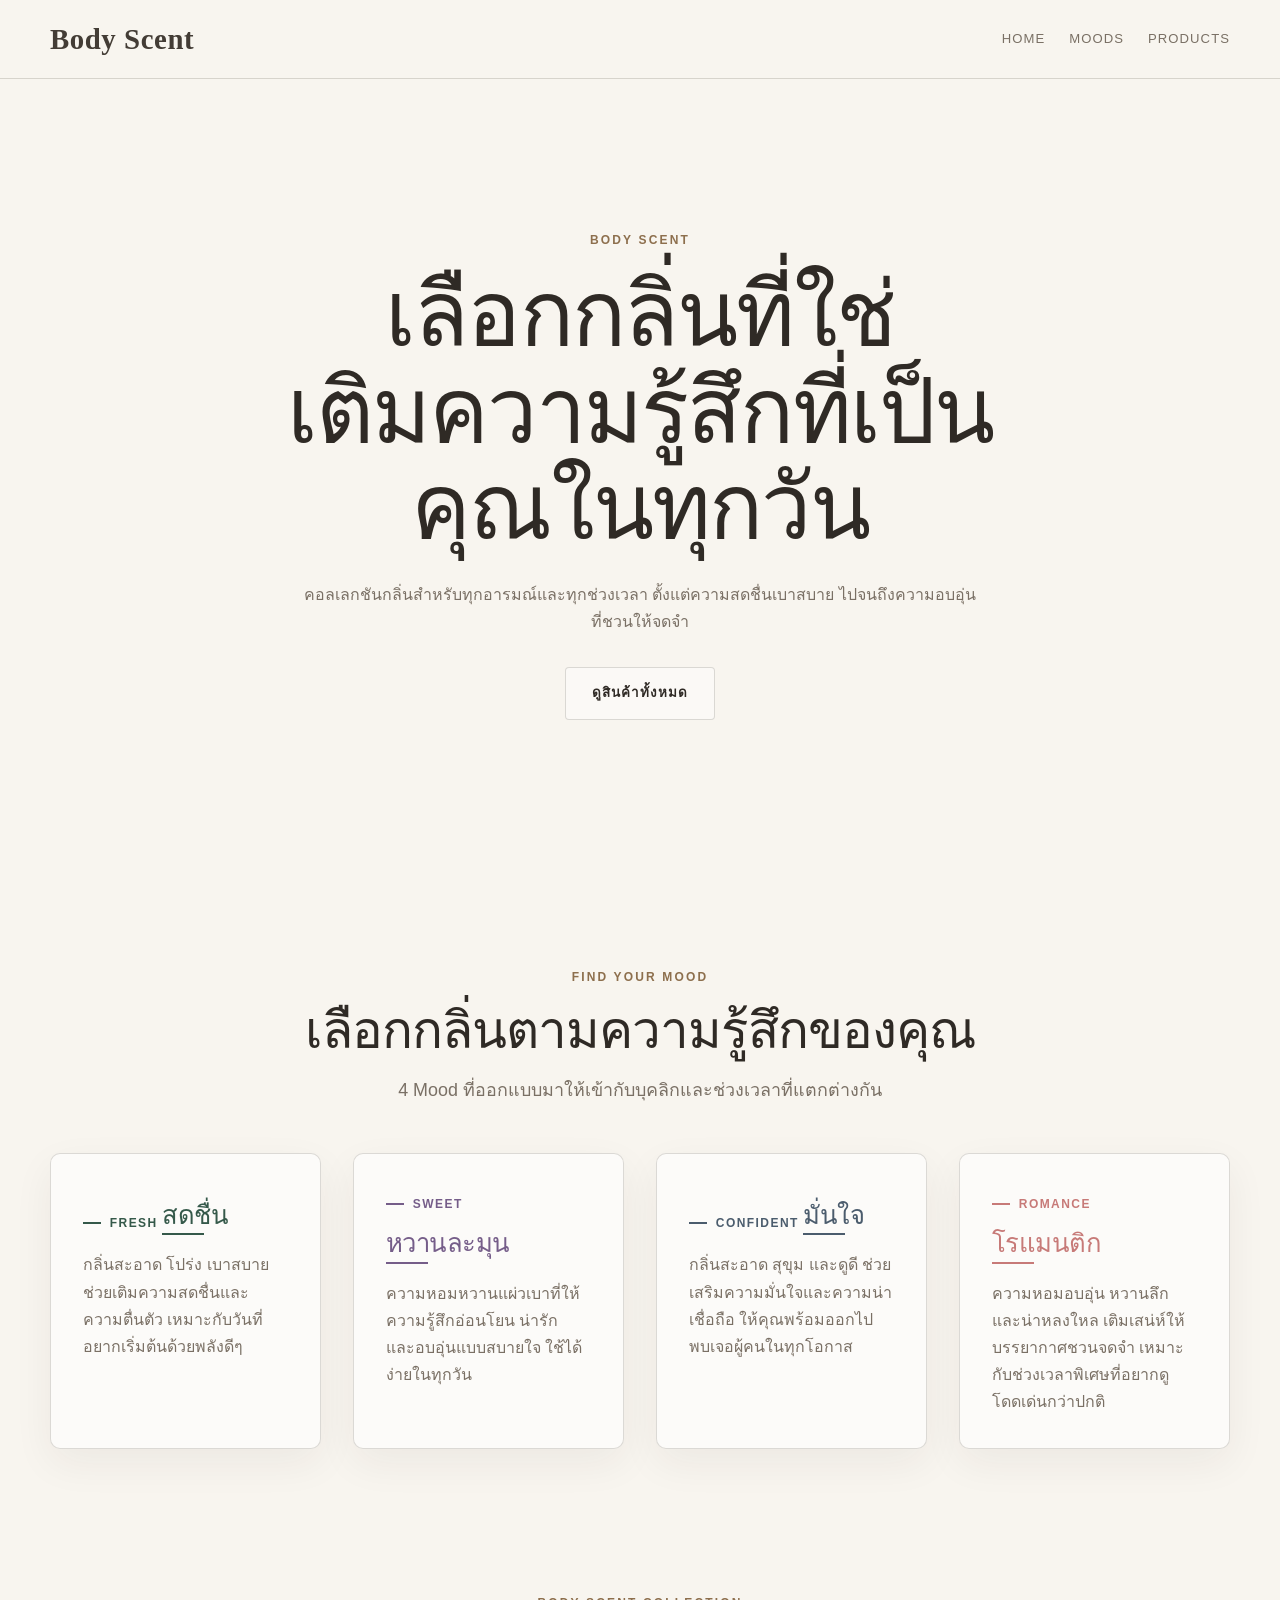
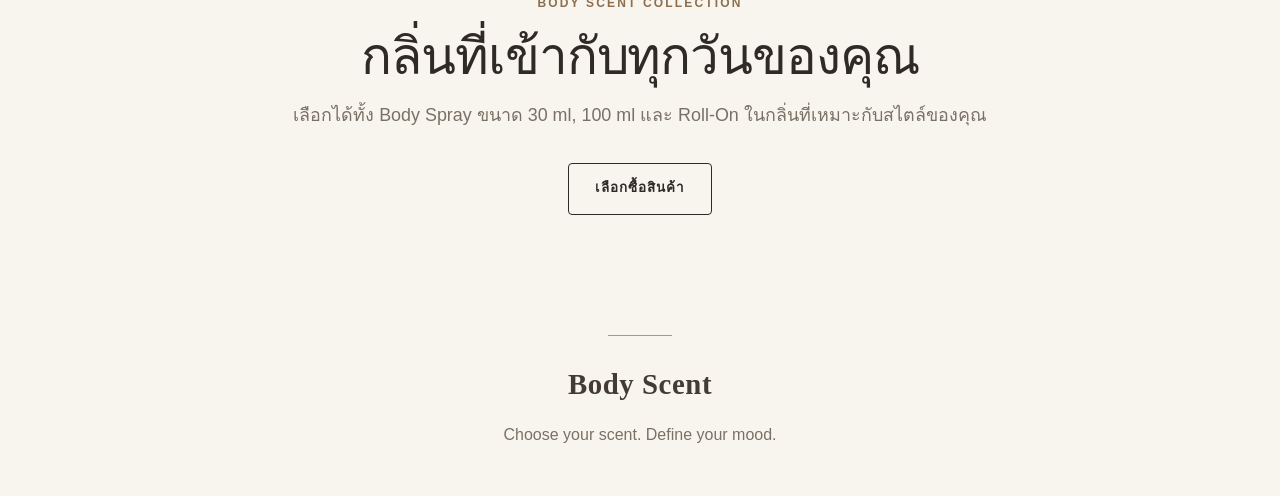
<file: index.html>
<!DOCTYPE html>
<html lang="th">
<head>
  <meta charset="UTF-8">
  <meta name="viewport" content="width=device-width, initial-scale=1.0">
  <meta name="description" content="Body Scent — เลือกกลิ่นที่ใช่ เติมความรู้สึกที่เป็นคุณในทุกวัน">
  <title>Body Scent | กลิ่นที่ใช่ในทุกวัน</title>

  <link rel="stylesheet" href="style.css">
</head>
<body>

  <header class="site-header">
    <div class="container nav">
      <a href="index.html" class="brand" aria-label="Body Scent Home">Body Scent</a>

      <nav class="nav-links" aria-label="เมนูหลัก">
        <a href="index.html">Home</a>
        <a href="#moods">Moods</a>
        <a href="product.html">Products</a>
      </nav>
    </div>
  </header>

  <main>

    <section class="hero">
      <div class="container hero__inner">
        <p class="eyebrow">Body Scent</p>

        <h1 class="hero__title">
          เลือกกลิ่นที่ใช่<br>
          เติมความรู้สึกที่เป็นคุณในทุกวัน
        </h1>

        <p class="hero__text">
          คอลเลกชันกลิ่นสำหรับทุกอารมณ์และทุกช่วงเวลา
          ตั้งแต่ความสดชื่นเบาสบาย ไปจนถึงความอบอุ่นที่ชวนให้จดจำ
        </p>

        <div class="hero__actions">
          <a href="product.html" class="btn btn-ghost">ดูสินค้าทั้งหมด</a>
        </div>
      </div>
    </section>

    <section class="section" id="moods">
      <div class="container">

        <div class="center mb-6">
          <p class="eyebrow">Find Your Mood</p>
          <h2>เลือกกลิ่นตามความรู้สึกของคุณ</h2>
          <p class="lead mt-3" style="margin-inline:auto;">
            4 Mood ที่ออกแบบมาให้เข้ากับบุคลิกและช่วงเวลาที่แตกต่างกัน
          </p>
        </div>

        <div class="grid grid-4">

          <a href="product.html?mood=fresh" class="card">
            <div class="card-content">
              <span class="mood-label mood-fresh">Fresh</span>
              <h3 class="mt-3 mood-underline mood-fresh">สดชื่น</h3>
              <p class="text-muted mt-3">
                กลิ่นสะอาด โปร่ง เบาสบาย ช่วยเติมความสดชื่นและความตื่นตัว
                เหมาะกับวันที่อยากเริ่มต้นด้วยพลังดีๆ
              </p>
            </div>
          </a>

          <a href="product.html?mood=sweet" class="card">
            <div class="card-content">
              <span class="mood-label mood-sweet">Sweet</span>
              <h3 class="mt-3 mood-underline mood-sweet">หวานละมุน</h3>
              <p class="text-muted mt-3">
                ความหอมหวานแผ่วเบาที่ให้ความรู้สึกอ่อนโยน น่ารัก
                และอบอุ่นแบบสบายใจ ใช้ได้ง่ายในทุกวัน
              </p>
            </div>
          </a>

          <a href="product.html?mood=confident" class="card">
            <div class="card-content">
              <span class="mood-label mood-confident">Confident</span>
              <h3 class="mt-3 mood-underline mood-confident">มั่นใจ</h3>
              <p class="text-muted mt-3">
                กลิ่นสะอาด สุขุม และดูดี ช่วยเสริมความมั่นใจและความน่าเชื่อถือ
                ให้คุณพร้อมออกไปพบเจอผู้คนในทุกโอกาส
              </p>
            </div>
          </a>

          <a href="product.html?mood=romance" class="card">
            <div class="card-content">
              <span class="mood-label mood-romance">Romance</span>
              <h3 class="mt-3 mood-underline mood-romance">โรแมนติก</h3>
              <p class="text-muted mt-3">
                ความหอมอบอุ่น หวานลึก และน่าหลงใหล เติมเสน่ห์ให้บรรยากาศชวนจดจำ
                เหมาะกับช่วงเวลาพิเศษที่อยากดูโดดเด่นกว่าปกติ
              </p>
            </div>
          </a>

        </div>
      </div>
    </section>

    <section class="section-sm">
      <div class="container center">
        <p class="eyebrow">Body Scent Collection</p>
        <h2>กลิ่นที่เข้ากับทุกวันของคุณ</h2>
        <p class="lead mt-3" style="margin-inline:auto;">
          เลือกได้ทั้ง Body Spray ขนาด 30 ml, 100 ml และ Roll-On
          ในกลิ่นที่เหมาะกับสไตล์ของคุณ
        </p>
        <div class="mt-5">
          <a href="product.html" class="btn">เลือกซื้อสินค้า</a>
        </div>
      </div>
    </section>

  </main>

  <footer class="section-sm">
    <div class="container center">
      <div class="divider" style="margin-inline:auto;"></div>
      <p class="brand">Body Scent</p>
      <p class="text-muted mt-2">Choose your scent. Define your mood.</p>
    </div>
  </footer>

  <script src="script.js"></script>
</body>
</html>
</file>
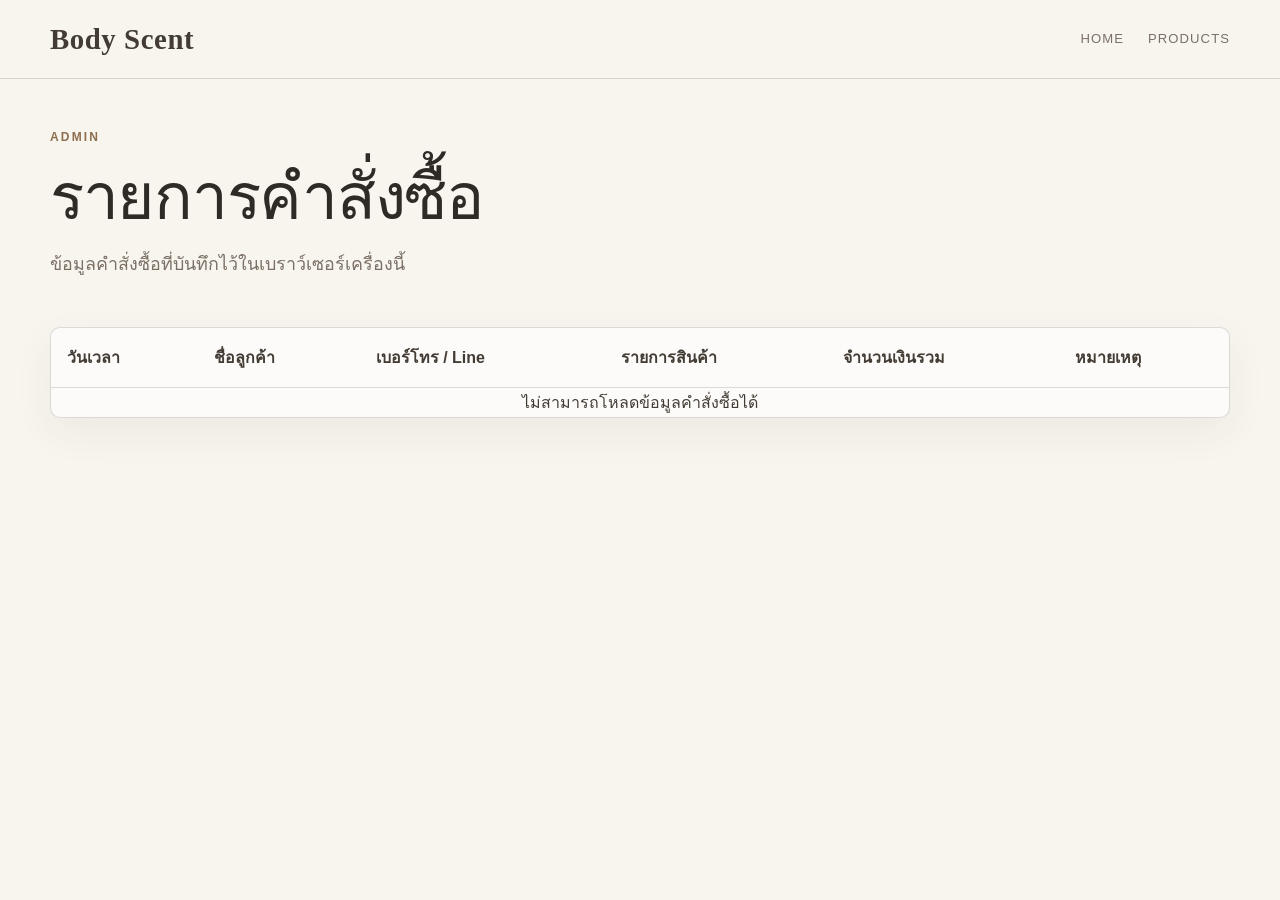
<file: admin.html>
<!DOCTYPE html>
<html lang="th">
<head>
  <meta charset="UTF-8">
  <meta name="viewport" content="width=device-width, initial-scale=1.0">
  <meta name="description" content="Body Scent Admin Orders">
  <title>Admin | Body Scent</title>

  <link rel="stylesheet" href="style.css">
</head>
<body>

  <header class="site-header">
    <div class="container nav">
      <a href="index.html" class="brand" aria-label="Body Scent Home">Body Scent</a>

      <nav class="nav-links" aria-label="เมนูหลัก">
        <a href="index.html">Home</a>
        <a href="product.html">Products</a>
      </nav>
    </div>
  </header>

  <main>
    <section class="section-sm">
      <div class="container">
        <p class="eyebrow">Admin</p>

        <h1 style="font-size:clamp(2.8rem,5vw,4.8rem);">
          รายการคำสั่งซื้อ
        </h1>

        <p class="lead mt-3">
          ข้อมูลคำสั่งซื้อที่บันทึกไว้ในเบราว์เซอร์เครื่องนี้
        </p>
      </div>
    </section>

    <section class="section" style="padding-top:0;">
      <div class="container">
        <div class="card" style="overflow-x:auto;">
          <table id="ordersTable" style="width:100%; border-collapse:collapse; min-width:900px;">
            <thead>
              <tr>
                <th style="text-align:left; padding:1rem; border-bottom:1px solid var(--color-border);">วันเวลา</th>
                <th style="text-align:left; padding:1rem; border-bottom:1px solid var(--color-border);">ชื่อลูกค้า</th>
                <th style="text-align:left; padding:1rem; border-bottom:1px solid var(--color-border);">เบอร์โทร / Line</th>
                <th style="text-align:left; padding:1rem; border-bottom:1px solid var(--color-border);">รายการสินค้า</th>
                <th style="text-align:left; padding:1rem; border-bottom:1px solid var(--color-border);">จำนวนเงินรวม</th>
                <th style="text-align:left; padding:1rem; border-bottom:1px solid var(--color-border);">หมายเหตุ</th>
              </tr>
            </thead>

            <tbody>
            </tbody>
          </table>
        </div>
      </div>
    </section>
  </main>

  <script src="script.js"></script>
</body>
</html>
</file>
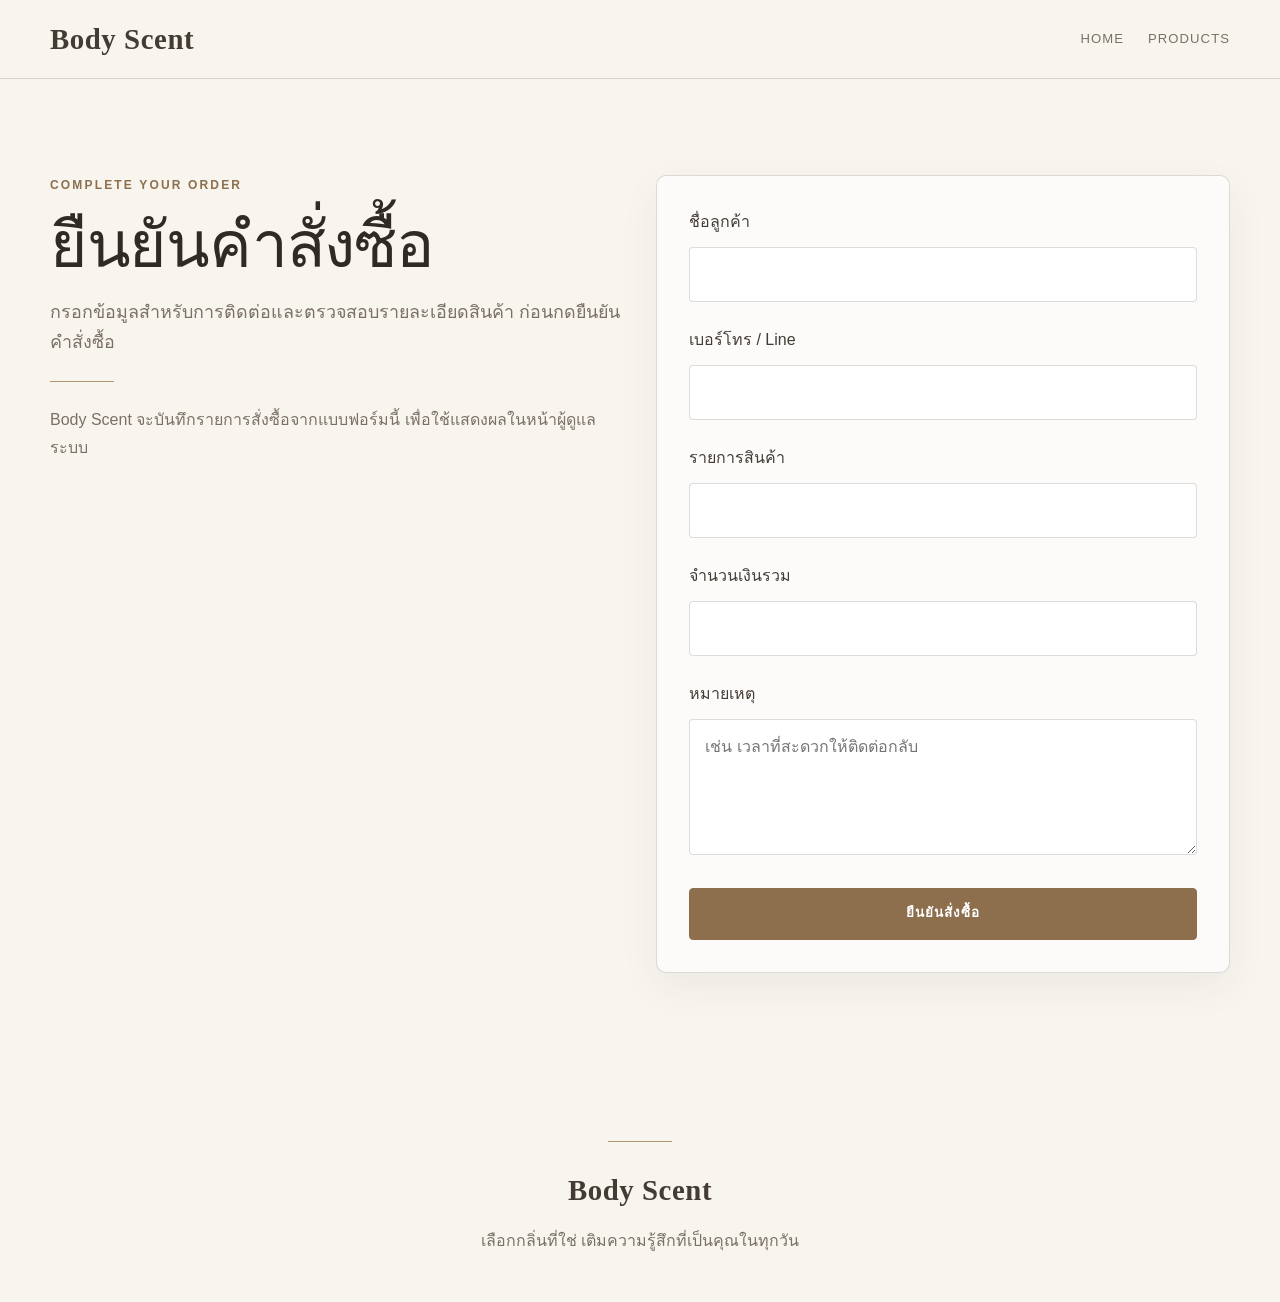
<file: order.html>
<!DOCTYPE html>
<html lang="th">
<head>
  <meta charset="UTF-8">
  <meta name="viewport" content="width=device-width, initial-scale=1.0">
  <meta name="description" content="สั่งซื้อสินค้า Body Scent">
  <title>Order | Body Scent</title>

  <link rel="stylesheet" href="style.css">
</head>
<body>

  <header class="site-header">
    <div class="container nav">
      <a href="index.html" class="brand" aria-label="Body Scent Home">Body Scent</a>

      <nav class="nav-links" aria-label="เมนูหลัก">
        <a href="index.html">Home</a>
        <a href="product.html">Products</a>
      </nav>
    </div>
  </header>

  <main>
    <section class="section">
      <div class="container">
        <div class="grid grid-2">

          <div>
            <p class="eyebrow">Complete Your Order</p>
            <h1 style="font-size:clamp(2.8rem,5vw,4.6rem);">
              ยืนยันคำสั่งซื้อ
            </h1>

            <p class="lead mt-3">
              กรอกข้อมูลสำหรับการติดต่อและตรวจสอบรายละเอียดสินค้า
              ก่อนกดยืนยันคำสั่งซื้อ
            </p>

            <div class="divider"></div>

            <p class="text-muted">
              Body Scent จะบันทึกรายการสั่งซื้อจากแบบฟอร์มนี้
              เพื่อใช้แสดงผลในหน้าผู้ดูแลระบบ
            </p>
          </div>

          <div class="card">
            <div class="card-content">
              <form id="orderForm" class="stack">

                <div>
                  <label for="customerName">ชื่อลูกค้า</label>
                  <input
                    type="text"
                    id="customerName"
                    class="form-control mt-2"
                    autocomplete="name"
                    required
                  >
                </div>

                <div>
                  <label for="contact">เบอร์โทร / Line</label>
                  <input
                    type="text"
                    id="contact"
                    class="form-control mt-2"
                    autocomplete="tel"
                    required
                  >
                </div>

                <div>
                  <label for="items">รายการสินค้า</label>
                  <input
                    type="text"
                    id="items"
                    class="form-control mt-2"
                    readonly
                  >
                </div>

                <div>
                  <label for="total">จำนวนเงินรวม</label>
                  <input
                    type="number"
                    id="total"
                    class="form-control mt-2"
                    min="0"
                    step="1"
                    readonly
                  >
                </div>

                <div>
                  <label for="note">หมายเหตุ</label>
                  <textarea
                    id="note"
                    class="form-control mt-2"
                    rows="4"
                    placeholder="เช่น เวลาที่สะดวกให้ติดต่อกลับ"
                  ></textarea>
                </div>

                <button type="submit" class="btn btn-accent">
                  ยืนยันสั่งซื้อ
                </button>

              </form>
            </div>
          </div>

        </div>
      </div>
    </section>
  </main>

  <footer class="section-sm">
    <div class="container center">
      <div class="divider" style="margin-inline:auto;"></div>
      <p class="brand">Body Scent</p>
      <p class="text-muted mt-2">
        เลือกกลิ่นที่ใช่ เติมความรู้สึกที่เป็นคุณในทุกวัน
      </p>
    </div>
  </footer>

  <script src="script.js"></script>
</body>
</html>
</file>
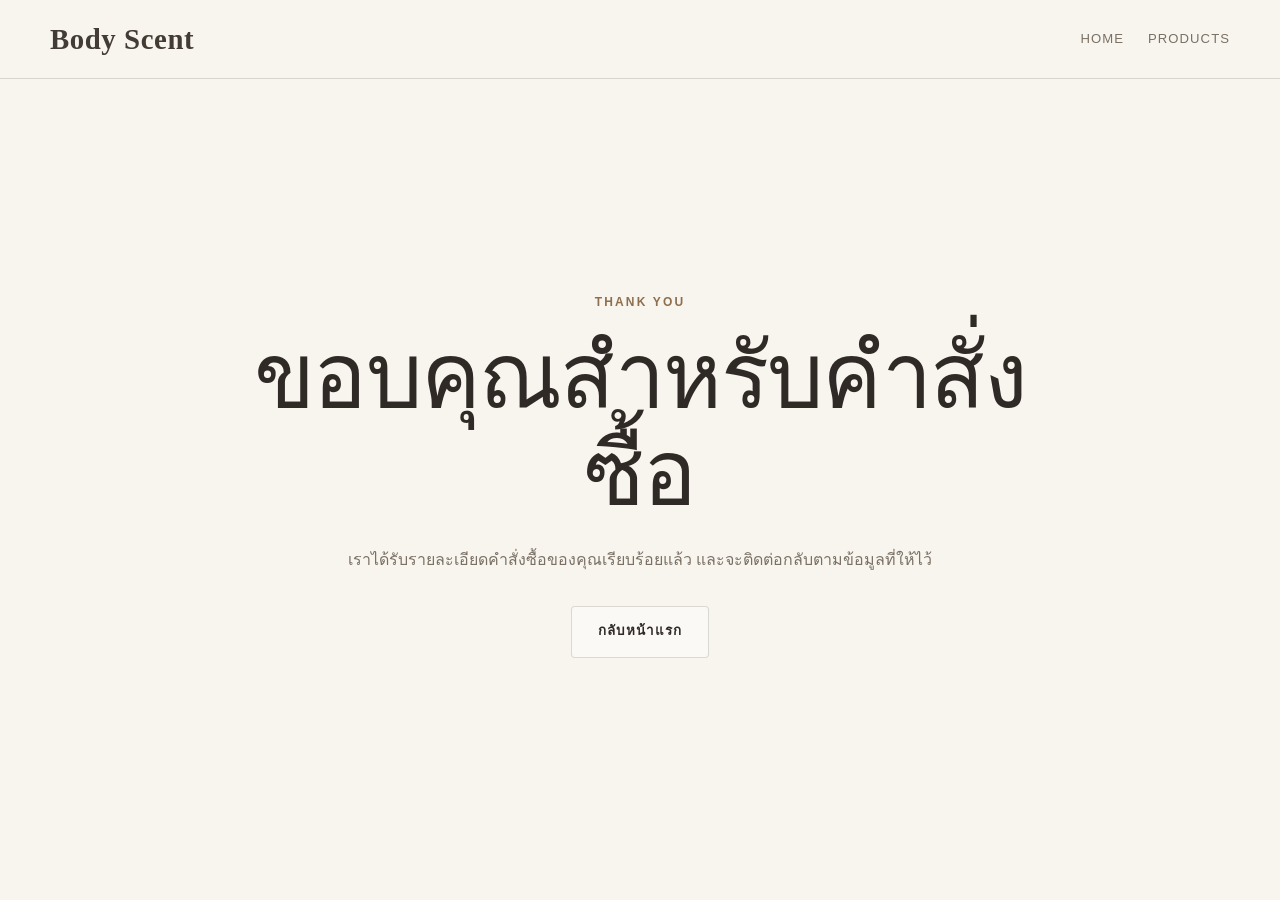
<file: thankyou.html>
<!DOCTYPE html>
<html lang="th">
<head>
  <meta charset="UTF-8">
  <meta name="viewport" content="width=device-width, initial-scale=1.0">
  <meta name="description" content="ขอบคุณสำหรับคำสั่งซื้อ Body Scent">
  <title>Thank You | Body Scent</title>

  <link rel="stylesheet" href="style.css">
</head>
<body>

  <header class="site-header">
    <div class="container nav">
      <a href="index.html" class="brand" aria-label="Body Scent Home">Body Scent</a>

      <nav class="nav-links" aria-label="เมนูหลัก">
        <a href="index.html">Home</a>
        <a href="product.html">Products</a>
      </nav>
    </div>
  </header>

  <main>
    <section class="hero">
      <div class="container hero__inner">
        <p class="eyebrow">Thank You</p>

        <h1 class="hero__title">
          ขอบคุณสำหรับคำสั่งซื้อ
        </h1>

        <p class="hero__text">
          เราได้รับรายละเอียดคำสั่งซื้อของคุณเรียบร้อยแล้ว
          และจะติดต่อกลับตามข้อมูลที่ให้ไว้
        </p>

        <div class="hero__actions">
          <a href="index.html" class="btn btn-ghost">
            กลับหน้าแรก
          </a>
        </div>
      </div>
    </section>
  </main>

  <script src="script.js"></script>
</body>
</html>
</file>
<file: style.css>
/* =========================================================
   Body Scent — Global Premium Theme
   Palette: White / Cream / Deep Beige / Soft Bronze
   ========================================================= */

:root {
  /* Core palette */
  --color-white: #ffffff;
  --color-ivory: #f8f5ef;
  --color-cream: #f1ebe2;
  --color-beige: #d8cdbc;
  --color-beige-deep: #8d7d68;
  --color-charcoal: #2f2a25;
  --color-text: #433c35;
  --color-text-soft: #7a7065;
  --color-border: rgba(67, 60, 53, 0.18);

  /* Accent */
  --color-accent: #b5966f;
  --color-accent-dark: #8d6f4d;
  --color-accent-soft: rgba(181, 150, 111, 0.16);

  /* Mood accents — use sparingly */
  --mood-fresh: #35594a;
  --mood-sweet: #755d89;
  --mood-confident: #4b5c6d;
  --mood-romance: #c77a78;

  /* Typography */
  --font-heading: "Cormorant Garamond", "Baskerville", "Times New Roman", serif;
  --font-body: "Inter", "Helvetica Neue", Arial, sans-serif;

  /* Sizing */
  --container: 1180px;
  --radius-sm: 4px;
  --radius-md: 10px;
  --radius-lg: 18px;

  /* Spacing */
  --space-1: 0.5rem;
  --space-2: 0.75rem;
  --space-3: 1rem;
  --space-4: 1.5rem;
  --space-5: 2rem;
  --space-6: 3rem;
  --space-7: 4.5rem;
  --space-8: 6rem;

  /* Effects */
  --shadow-soft: 0 14px 40px rgba(49, 42, 35, 0.06);
  --transition: 180ms ease;
}

/* ---------- Reset ---------- */

*,
*::before,
*::after {
  box-sizing: border-box;
}

html {
  scroll-behavior: smooth;
}

body {
  margin: 0;
  background: var(--color-ivory);
  color: var(--color-text);
  font-family: var(--font-body);
  font-size: 16px;
  line-height: 1.7;
  -webkit-font-smoothing: antialiased;
  text-rendering: optimizeLegibility;
}

img {
  display: block;
  max-width: 100%;
  height: auto;
}

a {
  color: inherit;
  text-decoration: none;
  transition: color var(--transition), opacity var(--transition);
}

button,
input,
select,
textarea {
  font: inherit;
}

/* ---------- Layout ---------- */

.container {
  width: min(calc(100% - 48px), var(--container));
  margin-inline: auto;
}

.section {
  padding: var(--space-8) 0;
}

.section-sm {
  padding: var(--space-6) 0;
}

.stack {
  display: flex;
  flex-direction: column;
  gap: var(--space-4);
}

.grid {
  display: grid;
  gap: var(--space-5);
}

.grid-2 {
  grid-template-columns: repeat(2, minmax(0, 1fr));
}

.grid-3 {
  grid-template-columns: repeat(3, minmax(0, 1fr));
}

.grid-4 {
  grid-template-columns: repeat(4, minmax(0, 1fr));
}

/* ---------- Typography ---------- */

h1,
h2,
h3,
h4,
h5,
h6 {
  margin: 0;
  color: var(--color-charcoal);
  font-family: var(--font-heading);
  font-weight: 500;
  line-height: 1.08;
  letter-spacing: -0.02em;
}

h1 {
  font-size: clamp(2.8rem, 7vw, 5.8rem);
}

h2 {
  font-size: clamp(2.2rem, 4vw, 3.8rem);
}

h3 {
  font-size: clamp(1.55rem, 2vw, 2rem);
}

p {
  margin: 0;
}

.eyebrow {
  margin-bottom: var(--space-3);
  color: var(--color-accent-dark);
  font-size: 0.75rem;
  font-weight: 600;
  letter-spacing: 0.18em;
  text-transform: uppercase;
}

.lead {
  max-width: 720px;
  color: var(--color-text-soft);
  font-size: clamp(1rem, 1.4vw, 1.2rem);
}

.text-muted {
  color: var(--color-text-soft);
}

/* ---------- Premium Divider ---------- */

.divider {
  width: 64px;
  height: 1px;
  margin: var(--space-4) 0;
  background: var(--color-accent);
  border: 0;
}

/* ---------- Buttons ---------- */

.btn {
  display: inline-flex;
  align-items: center;
  justify-content: center;
  min-height: 48px;
  padding: 0.85rem 1.6rem;
  border: 1px solid var(--color-charcoal);
  border-radius: var(--radius-sm);
  background: transparent;
  color: var(--color-charcoal);
  font-size: 0.84rem;
  font-weight: 600;
  letter-spacing: 0.08em;
  text-transform: uppercase;
  cursor: pointer;
  transition:
    background-color var(--transition),
    color var(--transition),
    border-color var(--transition),
    transform var(--transition);
}

.btn:hover {
  background: var(--color-charcoal);
  color: var(--color-white);
}

.btn:active {
  transform: translateY(1px);
}

.btn-accent {
  border-color: var(--color-accent-dark);
  background: var(--color-accent-dark);
  color: var(--color-white);
}

.btn-accent:hover {
  border-color: var(--color-charcoal);
  background: var(--color-charcoal);
}

.btn-ghost {
  border-color: var(--color-border);
  background: rgba(255, 255, 255, 0.45);
}

/* ---------- Cards ---------- */

.card {
  position: relative;
  overflow: hidden;
  border: 1px solid var(--color-border);
  border-radius: var(--radius-md);
  background: rgba(255, 255, 255, 0.62);
  box-shadow: var(--shadow-soft);
}

.card-content {
  padding: var(--space-5);
}

.product-card {
  display: flex;
  flex-direction: column;
  min-height: 100%;
}

.product-card__image {
  aspect-ratio: 4 / 5;
  overflow: hidden;
  background: var(--color-cream);
}

.product-card__image img {
  width: 100%;
  height: 100%;
  object-fit: cover;
  transition: transform 450ms ease;
}

.product-card:hover .product-card__image img {
  transform: scale(1.025);
}

.product-card__body {
  display: flex;
  flex: 1;
  flex-direction: column;
  gap: var(--space-2);
  padding: var(--space-4);
}

.product-card__name {
  font-family: var(--font-heading);
  font-size: 1.45rem;
  color: var(--color-charcoal);
}

.product-card__meta {
  color: var(--color-text-soft);
  font-size: 0.9rem;
}

.product-card__price {
  margin-top: auto;
  padding-top: var(--space-3);
  color: var(--color-charcoal);
  font-size: 1rem;
  font-weight: 600;
}

/* ---------- Mood Indicators ---------- */

.mood-label {
  display: inline-flex;
  align-items: center;
  gap: 0.55rem;
  width: fit-content;
  font-size: 0.75rem;
  font-weight: 600;
  letter-spacing: 0.12em;
  text-transform: uppercase;
}

.mood-label::before {
  width: 18px;
  height: 2px;
  background: currentColor;
  content: "";
}

.mood-fresh {
  color: var(--mood-fresh);
}

.mood-sweet {
  color: var(--mood-sweet);
}

.mood-confident {
  color: var(--mood-confident);
}

.mood-romance {
  color: var(--mood-romance);
}

.mood-underline {
  position: relative;
  display: inline-block;
  padding-bottom: 0.35rem;
}

.mood-underline::after {
  position: absolute;
  bottom: 0;
  left: 0;
  width: 42px;
  height: 2px;
  background: currentColor;
  content: "";
}

/* ---------- Header / Navigation ---------- */

.site-header {
  position: sticky;
  z-index: 100;
  top: 0;
  border-bottom: 1px solid var(--color-border);
  background: rgba(248, 245, 239, 0.9);
  backdrop-filter: blur(14px);
}

.nav {
  display: flex;
  align-items: center;
  justify-content: space-between;
  min-height: 78px;
  gap: var(--space-4);
}

.brand {
  font-family: var(--font-heading);
  font-size: 1.8rem;
  font-weight: 600;
  letter-spacing: 0.02em;
}

.nav-links {
  display: flex;
  align-items: center;
  gap: var(--space-4);
}

.nav-links a {
  color: var(--color-text-soft);
  font-size: 0.82rem;
  letter-spacing: 0.08em;
  text-transform: uppercase;
}

.nav-links a:hover {
  color: var(--color-charcoal);
}

/* ---------- Hero ---------- */

.hero {
  display: grid;
  min-height: min(820px, 88vh);
  place-items: center;
  padding: var(--space-8) 0;
  text-align: center;
}

.hero__inner {
  width: min(840px, 100%);
}

.hero__title {
  margin-bottom: var(--space-4);
}

.hero__text {
  max-width: 680px;
  margin-inline: auto;
  color: var(--color-text-soft);
}

.hero__actions {
  display: flex;
  flex-wrap: wrap;
  justify-content: center;
  gap: var(--space-3);
  margin-top: var(--space-5);
}

/* ---------- Forms ---------- */

.form-control {
  width: 100%;
  min-height: 48px;
  padding: 0.8rem 0.95rem;
  border: 1px solid var(--color-border);
  border-radius: var(--radius-sm);
  outline: none;
  background: var(--color-white);
  color: var(--color-text);
  transition: border-color var(--transition), box-shadow var(--transition);
}

.form-control:focus {
  border-color: var(--color-accent-dark);
  box-shadow: 0 0 0 3px var(--color-accent-soft);
}

/* ---------- Utility ---------- */

.center {
  text-align: center;
}

.mt-1 { margin-top: var(--space-1); }
.mt-2 { margin-top: var(--space-2); }
.mt-3 { margin-top: var(--space-3); }
.mt-4 { margin-top: var(--space-4); }
.mt-5 { margin-top: var(--space-5); }
.mt-6 { margin-top: var(--space-6); }

.mb-1 { margin-bottom: var(--space-1); }
.mb-2 { margin-bottom: var(--space-2); }
.mb-3 { margin-bottom: var(--space-3); }
.mb-4 { margin-bottom: var(--space-4); }
.mb-5 { margin-bottom: var(--space-5); }
.mb-6 { margin-bottom: var(--space-6); }

/* ---------- Responsive ---------- */

@media (max-width: 960px) {
  .section {
    padding: var(--space-7) 0;
  }

  .grid-4,
  .grid-3 {
    grid-template-columns: repeat(2, minmax(0, 1fr));
  }

  .nav-links {
    gap: var(--space-3);
  }
}

@media (max-width: 720px) {
  .container {
    width: min(calc(100% - 32px), var(--container));
  }

  .section {
    padding: var(--space-6) 0;
  }

  .grid-2,
  .grid-3,
  .grid-4 {
    grid-template-columns: 1fr;
  }

  .nav {
    min-height: 68px;
  }

  .nav-links {
    display: none;
  }

  .hero {
    min-height: auto;
    padding: var(--space-7) 0;
  }

  .hero__actions {
    flex-direction: column;
  }

  .hero__actions .btn {
    width: 100%;
  }

  .card-content,
  .product-card__body {
    padding: var(--space-4);
  }
}

@media (max-width: 420px) {
  body {
    font-size: 15px;
  }

  .container {
    width: min(calc(100% - 24px), var(--container));
  }

  .btn {
    width: 100%;
  }
}

/* ---------- Accessibility ---------- */

@media (prefers-reduced-motion: reduce) {
  *,
  *::before,
  *::after {
    scroll-behavior: auto !important;
    transition-duration: 0.01ms !important;
    animation-duration: 0.01ms !important;
    animation-iteration-count: 1 !important;
  }
}
</file>
